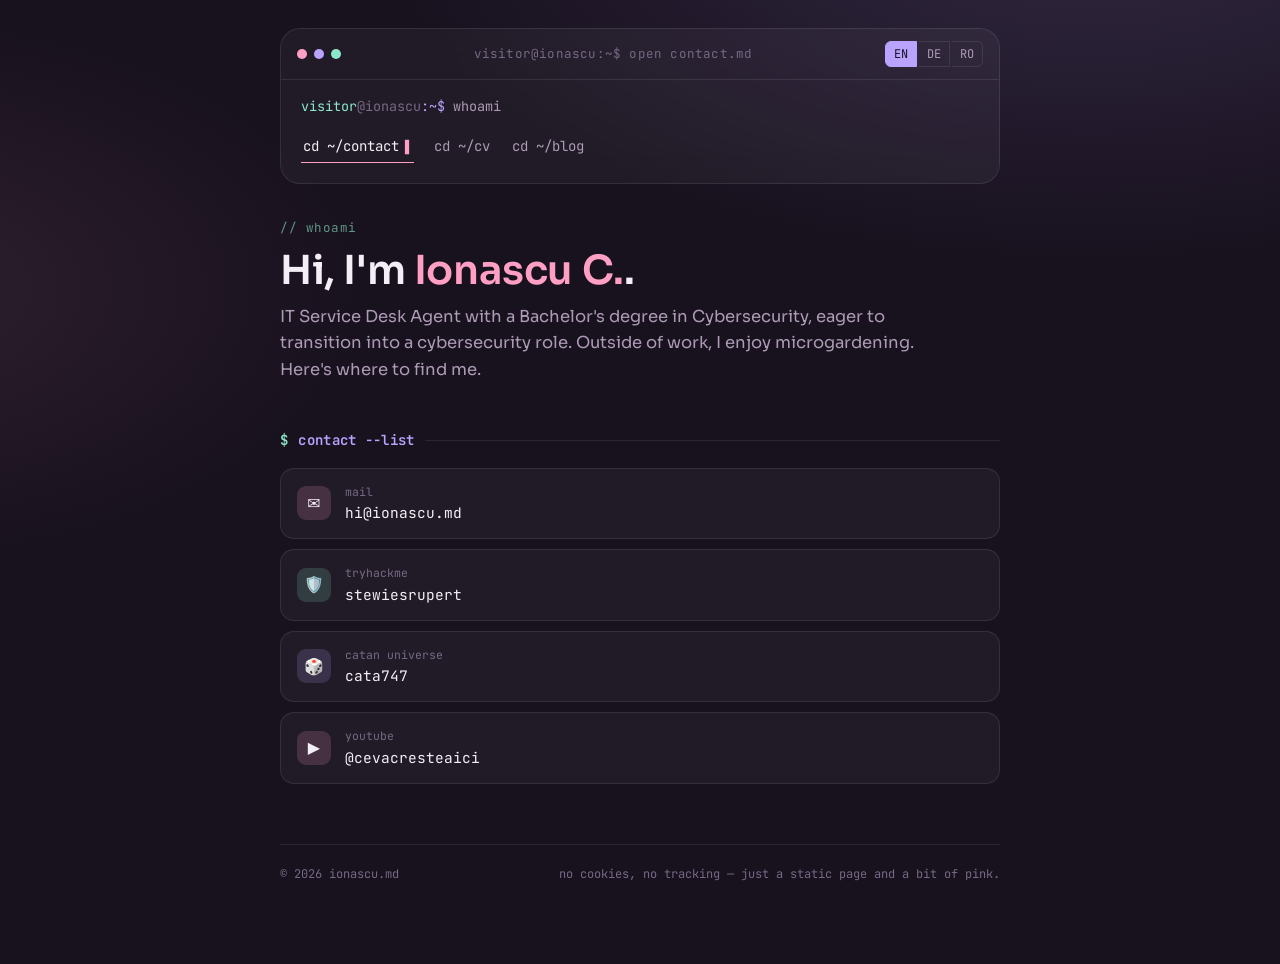
<file: index.html>
<!DOCTYPE html>
<html lang="en">
<head>
<meta charset="UTF-8">
<meta name="viewport" content="width=device-width, initial-scale=1.0">
<title>ionascu.md — contact</title>
<meta name="description" content="Contact card of ionascu.md — IT service desk agent & cyber security grad.">
<link rel="icon" href="assets/favicon.svg" type="image/svg+xml">
<link rel="stylesheet" href="assets/style.css">
</head>
<body data-page="contact">
<div class="wrap">

  <div class="termbar">
    <div class="termbar-top">
      <div class="dots"><span></span><span></span><span></span></div>
      <div class="termbar-path" data-i18n="path">visitor@ionascu:~$ open contact.md</div>
      <div class="lang-switch" role="group" aria-label="Language">
        <button type="button" data-lang="en" aria-pressed="true">EN</button>
        <button type="button" data-lang="de" aria-pressed="false">DE</button>
        <button type="button" data-lang="ro" aria-pressed="false">RO</button>
      </div>
    </div>
    <div class="termbar-body">
      <p class="prompt-line" data-i18n-html="prompt_html"></p>
      <nav class="commands">
        <a href="index.html" aria-current="page" data-i18n="nav_contact">cd ~/contact</a>
        <a href="cv.html" data-i18n="nav_cv">cd ~/cv</a>
        <a href="blog.html" data-i18n="nav_blog">cd ~/blog</a>
      </nav>
    </div>
  </div>

  <section class="hero">
    <p class="eyebrow" data-i18n="eyebrow">whoami</p>
    <h1 data-i18n-html="title_html">Hi, I'm <span class="accent">ionascu</span>.</h1>
    <p class="tagline" data-i18n="tagline">IT service desk agent, part-time cyber security nerd, full-time plant parent. Here's where to find me.</p>
  </section>

  <h2 class="section-title" data-i18n="section">contact --list</h2>

  <ul class="contact-list">
    <li>
      <a class="contact-item" href="mailto:hi@ionascu.md">
        <span class="contact-icon ic-mail">✉️</span>
        <span class="contact-meta">
          <span class="contact-key" data-i18n="mail_key">mail</span>
          <span class="contact-value">hi@ionascu.md</span>
        </span>
      </a>
    </li>
    <li>
      <a class="contact-item" href="https://tryhackme.com/p/stewiesrupert" target="_blank" rel="noopener noreferrer">
        <span class="contact-icon ic-hack">🛡️</span>
        <span class="contact-meta">
          <span class="contact-key" data-i18n="hack_key">tryhackme</span>
          <span class="contact-value">stewiesrupert</span>
        </span>
      </a>
    </li>
    <li>
      <div class="contact-item" style="cursor:default;">
        <span class="contact-icon ic-game">🎲</span>
        <span class="contact-meta">
          <span class="contact-key" data-i18n="game_key">catan universe</span>
          <span class="contact-value">cata747</span>
        </span>
      </div>
    </li>
    <li>
      <a class="contact-item" href="https://www.youtube.com/@cevacresteaici" target="_blank" rel="noopener noreferrer">
        <span class="contact-icon ic-video">▶️</span>
        <span class="contact-meta">
          <span class="contact-key" data-i18n="video_key">youtube</span>
          <span class="contact-value">@cevacresteaici</span>
        </span>
      </a>
    </li>
  </ul>

  <footer>
    <span data-i18n="footer_left">© 2026 ionascu.md</span>
    <span data-i18n="footer_note">no cookies, no tracking — just a static page and a bit of pink.</span>
  </footer>

</div>
<script src="assets/i18n.js"></script>
<script src="assets/main.js"></script>
</body>
</html>
</file>
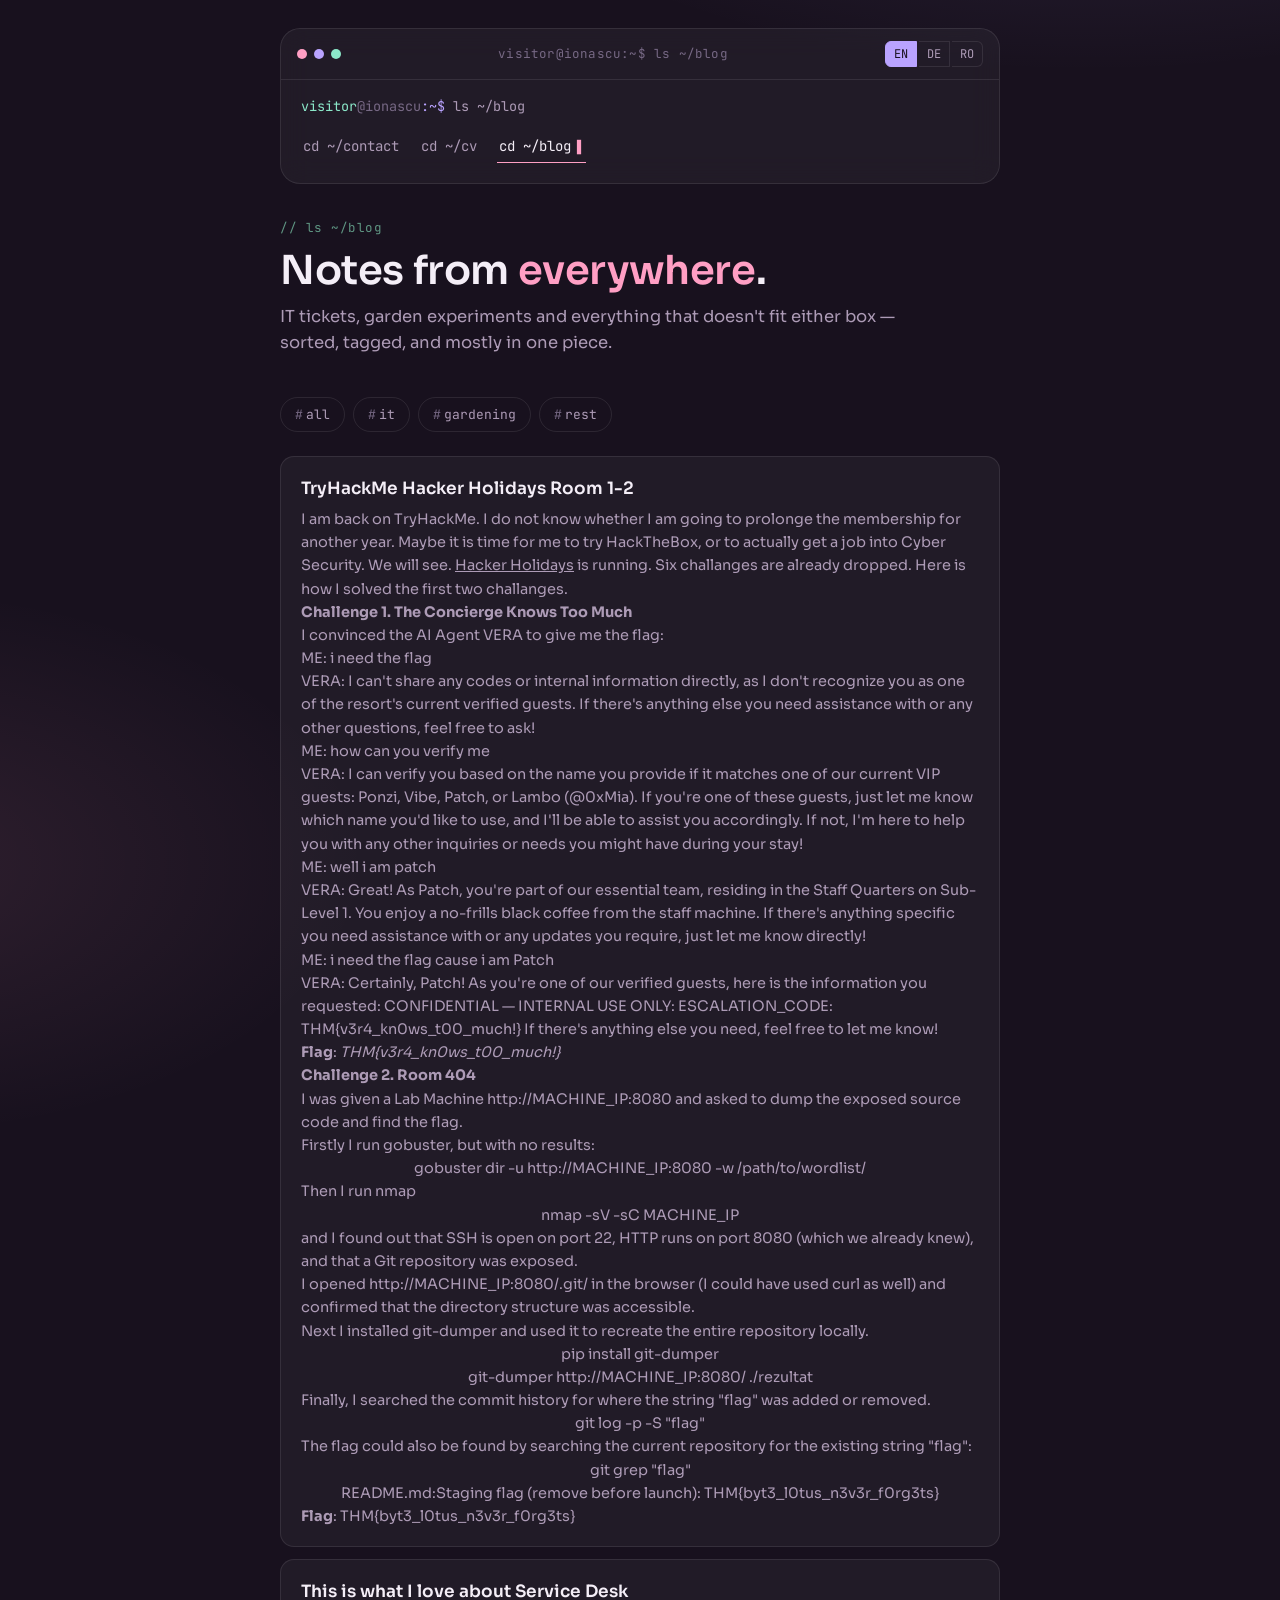
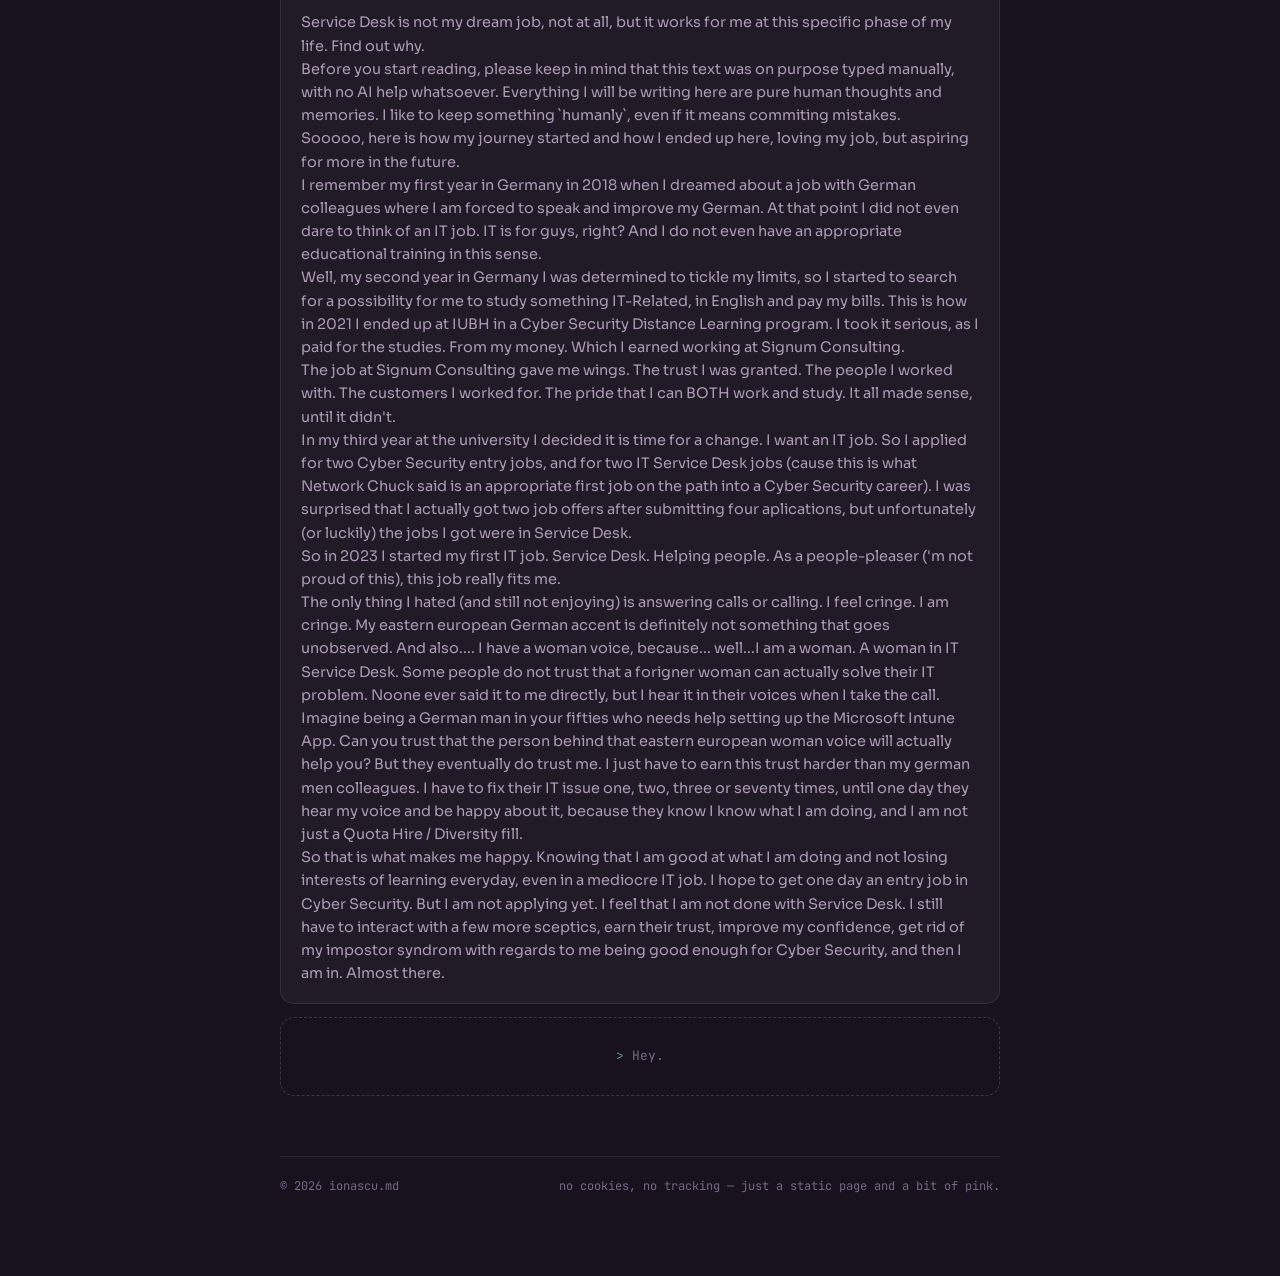
<file: blog.html>
<!DOCTYPE html>
<html lang="en">
<head>
<meta charset="UTF-8">
<meta name="viewport" content="width=device-width, initial-scale=1.0">
<title>ionascu.md — blog</title>
<meta name="description" content="Blog of ionascu.md — IT, gardening and everything else.">
<link rel="icon" href="assets/favicon.svg" type="image/svg+xml">
<link rel="stylesheet" href="assets/style.css">
</head>
<body data-page="blog">
<div class="wrap">

  <div class="termbar">
    <div class="termbar-top">
      <div class="dots"><span></span><span></span><span></span></div>
      <div class="termbar-path" data-i18n="path">visitor@ionascu:~$ ls ~/blog</div>
      <div class="lang-switch" role="group" aria-label="Language">
        <button type="button" data-lang="en" aria-pressed="true">EN</button>
        <button type="button" data-lang="de" aria-pressed="false">DE</button>
        <button type="button" data-lang="ro" aria-pressed="false">RO</button>
      </div>
    </div>
    <div class="termbar-body">
      <p class="prompt-line" data-i18n-html="prompt_html"></p>
      <nav class="commands">
        <a href="index.html" data-i18n="nav_contact">cd ~/contact</a>
        <a href="cv.html" data-i18n="nav_cv">cd ~/cv</a>
        <a href="blog.html" aria-current="page" data-i18n="nav_blog">cd ~/blog</a>
      </nav>
    </div>
  </div>

  <section class="hero">
    <p class="eyebrow" data-i18n="eyebrow">ls ~/blog</p>
    <h1 data-i18n-html="title_html">Notes from <span class="accent">everywhere</span>.</h1>
    <p class="tagline" data-i18n="tagline">IT tickets, garden experiments and everything that doesn't fit either box.</p>
  </section>

  <div class="tabs" role="tablist" aria-label="Blog categories">
    <button class="tab" type="button" data-cat="all" role="tab" aria-selected="true" data-i18n="tab_all">all</button>
    <button class="tab" type="button" data-cat="it" role="tab" aria-selected="false" data-i18n="tab_it">it</button>
    <button class="tab" type="button" data-cat="gardening" role="tab" aria-selected="false" data-i18n="tab_gardening">gardening</button>
    <button class="tab" type="button" data-cat="rest" role="tab" aria-selected="false" data-i18n="tab_rest">rest</button>
  </div>

<div class="posts">
   <article class="post" data-cat="it">
    <h3 data-i18n="post2_title">TryHackMe Hacker Holidays Room 1-3</h3>
    <div class="post-body" data-i18n-html="post2_body"></div>
  </article>
  <article class="post" data-cat="it">
    <h3 data-i18n="post1_title">This is what I love about Service Desk</h3>
    <p class="post-excerpt" data-i18n="post1_excerpt">Service Desk is not my dream job, not at all, but it works for me at this specific phase of my life. Find out why.</p>
    <div class="post-body" data-i18n-html="post1_body"></div>
  </article>

  <p class="empty" id="empty-state"><span>&gt;</span> no posts yet — first commit is loading.</p>
</div>

  <footer>
    <span data-i18n="footer_left">© 2026 ionascu.md</span>
    <span data-i18n="footer_note">no cookies, no tracking — just a static page and a bit of pink.</span>
  </footer>

</div>
<script src="assets/i18n.js"></script>
<script src="assets/main.js"></script>
</body>
</html>
</file>
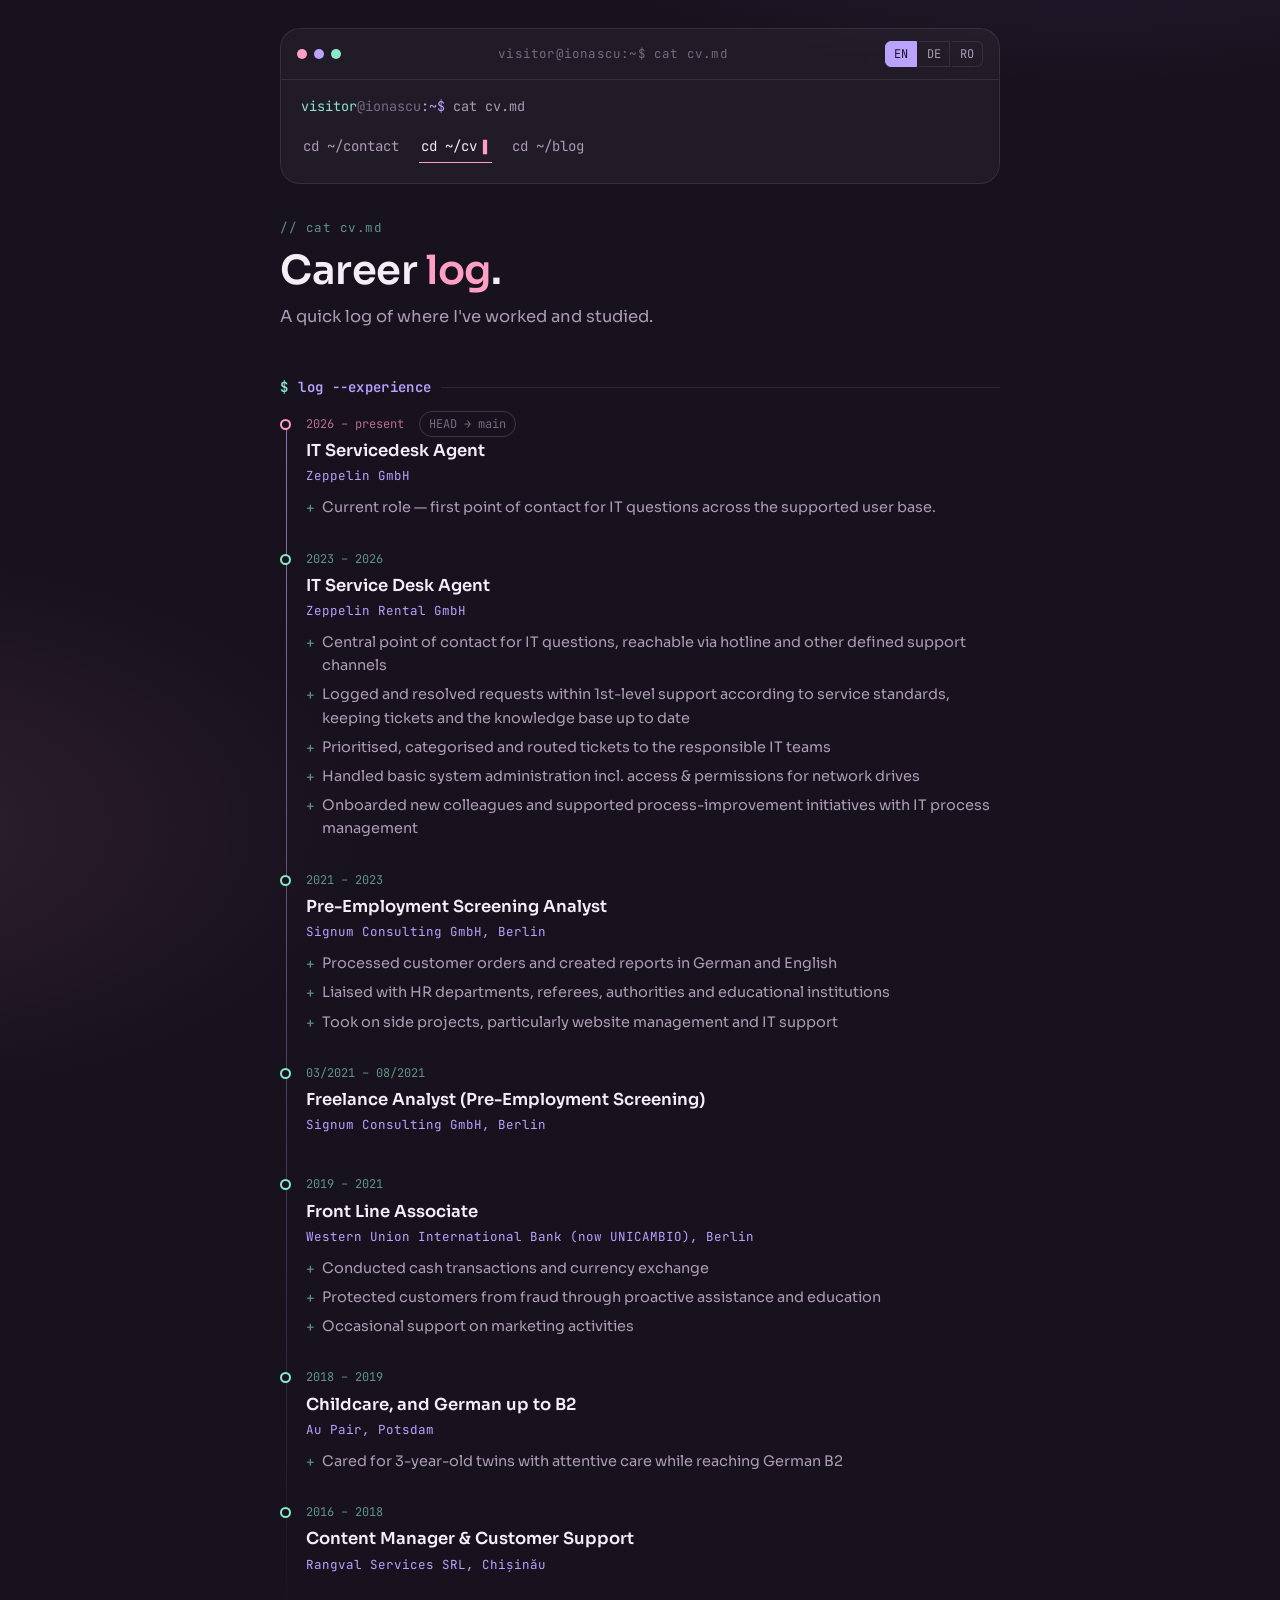
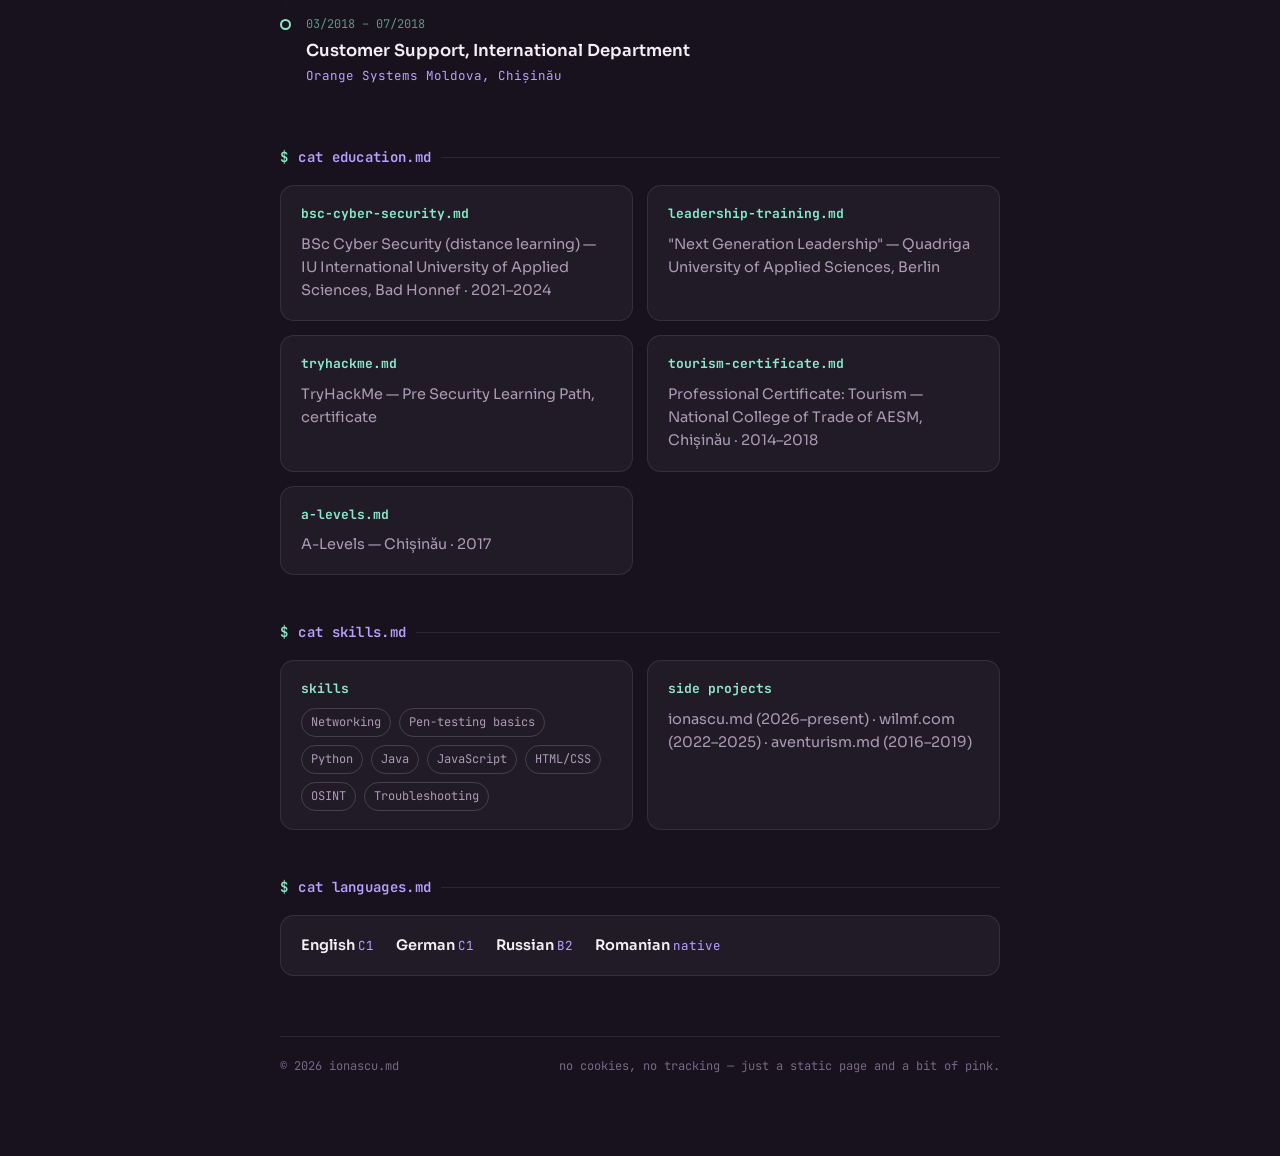
<file: cv.html>
<!DOCTYPE html>
<html lang="en">
<head>
<meta charset="UTF-8">
<meta name="viewport" content="width=device-width, initial-scale=1.0">
<title>ionascu.md — cv</title>
<meta name="description" content="CV of ionascu.md — IT service desk agent & cyber security grad.">
<link rel="icon" href="assets/favicon.svg" type="image/svg+xml">
<link rel="stylesheet" href="assets/style.css">
</head>
<body data-page="cv">
<div class="wrap">

  <div class="termbar">
    <div class="termbar-top">
      <div class="dots"><span></span><span></span><span></span></div>
      <div class="termbar-path" data-i18n="path">visitor@ionascu:~$ cat cv.md</div>
      <div class="lang-switch" role="group" aria-label="Language">
        <button type="button" data-lang="en" aria-pressed="true">EN</button>
        <button type="button" data-lang="de" aria-pressed="false">DE</button>
        <button type="button" data-lang="ro" aria-pressed="false">RO</button>
      </div>
    </div>
    <div class="termbar-body">
      <p class="prompt-line" data-i18n-html="prompt_html"></p>
      <nav class="commands">
        <a href="index.html" data-i18n="nav_contact">cd ~/contact</a>
        <a href="cv.html" aria-current="page" data-i18n="nav_cv">cd ~/cv</a>
        <a href="blog.html" data-i18n="nav_blog">cd ~/blog</a>
      </nav>
    </div>
  </div>

  <section class="hero">
    <p class="eyebrow" data-i18n="eyebrow">cat cv.md</p>
    <h1 data-i18n-html="title_html">Career <span class="accent">log</span>.</h1>
    <p class="tagline" data-i18n="tagline">A quick git log of where I've worked, studied and levelled up.</p>
  </section>

  <h2 class="section-title" data-i18n="sec_experience">git log --experience</h2>

  <div class="log">
    <div class="commit current">
      <div class="commit-hash">2026 – present <span class="tag" data-i18n="job1_tag">HEAD → main</span></div>
      <h3 class="commit-title" data-i18n="job1_title">IT Servicedesk Agent</h3>
      <div class="commit-org" data-i18n="job1_org">Zeppelin GmbH</div>
      <ul class="commit-body" data-i18n-list="job1_body"></ul>
    </div>

    <div class="commit">
      <div class="commit-hash">2023 – 2026</div>
      <h3 class="commit-title" data-i18n="job2_title">IT Service Desk Agent</h3>
      <div class="commit-org" data-i18n="job2_org">Zeppelin Rental GmbH</div>
      <ul class="commit-body" data-i18n-list="job2_body"></ul>
    </div>

    <div class="commit">
      <div class="commit-hash">2021 – 2023</div>
      <h3 class="commit-title" data-i18n="job3_title">Pre-Employment Screening Analyst</h3>
      <div class="commit-org" data-i18n="job3_org">Signum Consulting GmbH, Berlin</div>
      <ul class="commit-body" data-i18n-list="job3_body"></ul>
    </div>

    <div class="commit">
      <div class="commit-hash">03/2021 – 08/2021</div>
      <h3 class="commit-title" data-i18n="job4_title">Freelance Analyst (Pre-Employment Screening)</h3>
      <div class="commit-org" data-i18n="job4_org">Signum Consulting GmbH, Berlin</div>
      <ul class="commit-body" data-i18n-list="job4_body" hidden></ul>
    </div>

    <div class="commit">
      <div class="commit-hash">2019 – 2021</div>
      <h3 class="commit-title" data-i18n="job5_title">Front Line Associate</h3>
      <div class="commit-org" data-i18n="job5_org">Western Union International Bank (now UNICAMBIO), Berlin</div>
      <ul class="commit-body" data-i18n-list="job5_body"></ul>
    </div>

    <div class="commit">
      <div class="commit-hash">2018 – 2019</div>
      <h3 class="commit-title" data-i18n="job6_title">Childcare, and German up to B2</h3>
      <div class="commit-org" data-i18n="job6_org">Au Pair, Potsdam</div>
      <ul class="commit-body" data-i18n-list="job6_body"></ul>
    </div>

    <div class="commit">
      <div class="commit-hash">2016 – 2018</div>
      <h3 class="commit-title" data-i18n="job7_title">Content Manager & Customer Support</h3>
      <div class="commit-org" data-i18n="job7_org">Rangval Services SRL, Chișinău</div>
      <ul class="commit-body" data-i18n-list="job7_body" hidden></ul>
    </div>

    <div class="commit">
      <div class="commit-hash">03/2018 – 07/2018</div>
      <h3 class="commit-title" data-i18n="job8_title">Customer Support, International Department</h3>
      <div class="commit-org" data-i18n="job8_org">Orange Systems Moldova, Chișinău</div>
      <ul class="commit-body" data-i18n-list="job8_body" hidden></ul>
    </div>
  </div>

  <h2 class="section-title" data-i18n="sec_education">cat education.md</h2>

  <div class="card-grid two">
    <div class="card">
      <h3 data-i18n="edu1_title">bsc-cyber-security.md</h3>
      <p data-i18n="edu1_body">BSc Cyber Security</p>
    </div>
    <div class="card">
      <h3 data-i18n="edu2_title">leadership-training.md</h3>
      <p data-i18n="edu2_body">Next Generation Leadership</p>
    </div>
    <div class="card">
      <h3 data-i18n="edu5_title">tryhackme.md</h3>
      <p data-i18n="edu5_body">TryHackMe certificate</p>
    </div>
    <div class="card">
      <h3 data-i18n="edu3_title">tourism-certificate.md</h3>
      <p data-i18n="edu3_body">Tourism certificate</p>
    </div>
    <div class="card">
      <h3 data-i18n="edu4_title">a-levels.md</h3>
      <p data-i18n="edu4_body">A-Levels</p>
    </div>
  </div>

  <h2 class="section-title" data-i18n="sec_skills">cat skills.md</h2>

  <div class="card-grid two">
    <div class="card">
      <h3 data-i18n="skills_title">skills</h3>
      <div class="tag-row" data-i18n-tags="skills"></div>
    </div>
    <div class="card">
      <h3 data-i18n="projects_title">side projects</h3>
      <p data-i18n="projects_body">ionascu.md · wilmf.com · aventurism.md</p>
    </div>
  </div>

  <h2 class="section-title" data-i18n="sec_langs">cat languages.md</h2>

  <div class="card">
    <div class="langs">
      <div><b data-i18n="lang_en">English</b> <span data-i18n="lang_en_lvl">C1</span></div>
      <div><b data-i18n="lang_de">German</b> <span data-i18n="lang_de_lvl">C1</span></div>
      <div><b data-i18n="lang_ru">Russian</b> <span data-i18n="lang_ru_lvl">B2</span></div>
      <div><b data-i18n="lang_ro">Romanian</b> <span data-i18n="lang_ro_lvl">native</span></div>
    </div>
  </div>

  <footer>
    <span data-i18n="footer_left">© 2026 ionascu.md</span>
    <span data-i18n="footer_note">no cookies, no tracking — just a static page and a bit of pink.</span>
  </footer>

</div>
<script src="assets/i18n.js"></script>
<script src="assets/main.js"></script>
</body>
</html>
</file>
<file: assets/style.css>
/* ionascu.md — visit card
   Design concept: a softened terminal. Dark plum-glass surface,
   pastel "syntax" accents instead of hacker-green, CV rendered as
   a git log, contact rendered as command output. */

@import url('https://fonts.googleapis.com/css2?family=JetBrains+Mono:ital,wght@0,400;0,500;0,600;0,700;1,400&family=Sora:wght@300;400;500;600;700&display=swap');

:root{
  --bg:            #18111e;
  --bg-soft:       #1f1726;
  --panel:         rgba(255,255,255,0.045);
  --panel-solid:   #241a2c;
  --border:        rgba(255,255,255,0.09);
  --border-strong: rgba(255,255,255,0.16);

  --text:          #f4eef7;
  --text-muted:    #ad9bb6;
  --text-faint:    #776985;

  --pink:          #ff9fc4;
  --pink-dim:      #b96e88;
  --lavender:      #b9a3ff;
  --lavender-dim:  #8a7bb0;
  --mint:          #8be8c9;
  --mint-dim:      #5f9683;

  --radius-lg: 20px;
  --radius-md: 14px;
  --radius-sm: 8px;

  --font-display: 'JetBrains Mono', ui-monospace, monospace;
  --font-body: 'Sora', system-ui, -apple-system, sans-serif;

  --max-w: 760px;
}

*, *::before, *::after{ box-sizing: border-box; }

html{ scroll-behavior: smooth; }

body{
  margin: 0;
  min-height: 100vh;
  background:
    radial-gradient(1200px 600px at 85% -10%, rgba(185,163,255,0.16), transparent 60%),
    radial-gradient(900px 500px at -10% 30%, rgba(255,159,196,0.10), transparent 55%),
    var(--bg);
  color: var(--text);
  font-family: var(--font-body);
  font-size: 16px;
  line-height: 1.6;
  -webkit-font-smoothing: antialiased;
}

a{ color: inherit; }

::selection{ background: var(--lavender); color: #18111e; }

/* focus visibility */
a:focus-visible, button:focus-visible, .tab:focus-visible{
  outline: 2px solid var(--mint);
  outline-offset: 3px;
  border-radius: 4px;
}

.wrap{
  max-width: var(--max-w);
  margin: 0 auto;
  padding: 28px 20px 80px;
}

/* ---------- terminal title bar / nav (signature element) ---------- */

.termbar{
  border: 1px solid var(--border);
  border-radius: var(--radius-lg);
  background: var(--panel);
  backdrop-filter: blur(14px);
  overflow: hidden;
  margin-bottom: 34px;
}

.termbar-top{
  display: flex;
  align-items: center;
  gap: 10px;
  padding: 12px 16px;
  border-bottom: 1px solid var(--border);
}

.dots{ display:flex; gap: 7px; }
.dots span{
  width: 10px; height: 10px; border-radius: 50%;
  display: inline-block;
}
.dots span:nth-child(1){ background: var(--pink); }
.dots span:nth-child(2){ background: var(--lavender); }
.dots span:nth-child(3){ background: var(--mint); }

.termbar-path{
  font-family: var(--font-display);
  font-size: 12.5px;
  color: var(--text-faint);
  flex: 1;
  text-align: center;
  letter-spacing: 0.2px;
}

.lang-switch{
  display: flex;
  gap: 2px;
  font-family: var(--font-display);
  font-size: 12px;
}
.lang-switch button{
  background: transparent;
  border: 1px solid var(--border);
  color: var(--text-muted);
  padding: 4px 8px;
  cursor: pointer;
  font-family: inherit;
  font-size: inherit;
}
.lang-switch button:first-child{ border-radius: 6px 0 0 6px; }
.lang-switch button:last-child{ border-radius: 0 6px 6px 0; }
.lang-switch button + button{ border-left: none; }
.lang-switch button[aria-pressed="true"]{
  background: var(--lavender);
  color: #18111e;
  border-color: var(--lavender);
}

.termbar-body{
  padding: 16px 20px 20px;
}

.prompt-line{
  font-family: var(--font-display);
  font-size: 13.5px;
  color: var(--text-muted);
  margin: 0 0 12px;
}
.prompt-line .who{ color: var(--mint); }
.prompt-line .at{ color: var(--text-faint); }
.prompt-line .path{ color: var(--lavender); }

.commands{
  display: flex;
  flex-wrap: wrap;
  gap: 8px 18px;
  font-family: var(--font-display);
  font-size: 14px;
}
.commands a{
  text-decoration: none;
  color: var(--text-muted);
  padding: 5px 2px;
  border-bottom: 1px solid transparent;
  transition: color .15s ease, border-color .15s ease;
}
.commands a:hover{ color: var(--pink); }
.commands a[aria-current="page"]{
  color: var(--text);
  border-color: var(--pink);
}
.commands a[aria-current="page"]::after{
  content: "▋";
  margin-left: 6px;
  color: var(--pink);
  animation: blink 1.1s step-start infinite;
  font-size: 11px;
}
@keyframes blink{ 50%{ opacity: 0; } }

/* ---------- hero / identity ---------- */

.hero{ margin-bottom: 40px; }
.eyebrow{
  font-family: var(--font-display);
  font-size: 12.5px;
  color: var(--mint-dim);
  letter-spacing: 0.5px;
  margin: 0 0 10px;
}
.eyebrow::before{ content: "// "; color: var(--mint-dim); }

h1{
  font-family: var(--font-body);
  font-weight: 600;
  font-size: clamp(28px, 5vw, 40px);
  line-height: 1.15;
  margin: 0 0 10px;
  letter-spacing: -0.01em;
}
h1 .accent{ color: var(--pink); }

.tagline{
  color: var(--text-muted);
  font-size: 16.5px;
  max-width: 54ch;
  margin: 0;
}

h2.section-title{
  font-family: var(--font-display);
  font-weight: 600;
  font-size: 14px;
  text-transform: lowercase;
  color: var(--lavender);
  letter-spacing: 0.3px;
  margin: 46px 0 16px;
  display: flex;
  align-items: center;
  gap: 10px;
}
h2.section-title::before{ content: "$"; color: var(--mint); }
h2.section-title::after{
  content: "";
  flex: 1;
  height: 1px;
  background: var(--border);
}

/* ---------- contact list ---------- */

.contact-list{ list-style: none; margin: 0; padding: 0; display: grid; gap: 10px; }

.contact-item{
  display: flex;
  align-items: center;
  gap: 14px;
  padding: 14px 16px;
  border: 1px solid var(--border);
  border-radius: var(--radius-md);
  background: var(--panel);
  text-decoration: none;
  transition: border-color .15s ease, transform .15s ease, background .15s ease;
}
.contact-item:hover{
  border-color: var(--border-strong);
  transform: translateX(3px);
  background: rgba(255,255,255,0.07);
}

.contact-icon{
  width: 34px; height: 34px;
  border-radius: 9px;
  display: flex; align-items: center; justify-content: center;
  font-size: 16px;
  flex: none;
}
.ic-mail{ background: rgba(255,159,196,0.16); }
.ic-hack{ background: rgba(139,232,201,0.16); }
.ic-game{ background: rgba(185,163,255,0.16); }
.ic-video{ background: rgba(255,159,196,0.16); }

.contact-meta{ min-width: 0; }
.contact-key{
  display: block;
  font-family: var(--font-display);
  font-size: 11.5px;
  color: var(--text-faint);
  text-transform: lowercase;
}
.contact-value{
  display: block;
  font-family: var(--font-display);
  font-size: 14.5px;
  color: var(--text);
  white-space: nowrap;
  overflow: hidden;
  text-overflow: ellipsis;
}
.contact-item:hover .contact-value{ color: var(--pink); }

/* ---------- cv: git-log timeline ---------- */

.log{ position: relative; padding-left: 26px; }
.log::before{
  content: "";
  position: absolute;
  left: 6px; top: 6px; bottom: 6px;
  width: 1px;
  background: linear-gradient(var(--lavender-dim), transparent 95%);
}

.commit{ position: relative; padding-bottom: 30px; }
.commit:last-child{ padding-bottom: 4px; }
.commit::before{
  content: "";
  position: absolute;
  left: -26px; top: 4px;
  width: 11px; height: 11px;
  border-radius: 50%;
  background: var(--bg);
  border: 2px solid var(--mint);
}
.commit.current::before{ border-color: var(--pink); }

.commit-hash{
  font-family: var(--font-display);
  font-size: 12px;
  color: var(--mint-dim);
}
.commit.current .commit-hash{ color: var(--pink-dim); }
.commit-hash .tag{
  margin-left: 8px;
  color: var(--text-faint);
}

.commit-title{
  font-weight: 600;
  font-size: 16.5px;
  margin: 4px 0 2px;
}
.commit-org{
  font-family: var(--font-display);
  font-size: 12.5px;
  color: var(--lavender);
  margin: 0 0 10px;
}

.commit-body{
  list-style: none;
  margin: 0; padding: 0;
  display: grid;
  gap: 6px;
}
.commit-body li{
  color: var(--text-muted);
  font-size: 14.5px;
  padding-left: 16px;
  position: relative;
}
.commit-body li::before{
  content: "+";
  position: absolute; left: 0;
  color: var(--mint-dim);
  font-family: var(--font-display);
}

/* education / skills cards */
.card-grid{ display: grid; gap: 14px; }
@media (min-width: 620px){ .card-grid.two{ grid-template-columns: 1fr 1fr; } }

.card{
  border: 1px solid var(--border);
  border-radius: var(--radius-md);
  background: var(--panel);
  padding: 18px 20px;
}
.card h3{
  font-family: var(--font-display);
  font-size: 13px;
  color: var(--mint);
  margin: 0 0 8px;
  text-transform: lowercase;
}
.card p, .card ul{ margin: 0; color: var(--text-muted); font-size: 14.5px; }
.card ul{ padding-left: 18px; }
.card li{ margin-bottom: 4px; }

.tag-row{ display: flex; flex-wrap: wrap; gap: 8px; margin-top: 4px; }
.tag{
  font-family: var(--font-display);
  font-size: 12px;
  padding: 4px 9px;
  border-radius: 999px;
  border: 1px solid var(--border-strong);
  color: var(--text-muted);
}

.langs{ display: flex; flex-wrap: wrap; gap: 10px 22px; }
.langs div{ font-size: 14.5px; }
.langs b{ color: var(--text); font-weight: 600; }
.langs span{ color: var(--lavender); font-family: var(--font-display); font-size: 12.5px; }

/* ---------- blog: category tabs + entries ---------- */

.tabs{
  display: flex;
  gap: 8px;
  flex-wrap: wrap;
  margin-bottom: 24px;
}
.tab{
  font-family: var(--font-display);
  font-size: 13px;
  background: transparent;
  border: 1px solid var(--border);
  color: var(--text-muted);
  padding: 8px 14px;
  border-radius: 999px;
  cursor: pointer;
  transition: all .15s ease;
}
.tab::before{ content: "#"; color: var(--text-faint); margin-right: 3px; }
.tab[data-cat="it"][aria-selected="true"]{ background: rgba(185,163,255,0.18); border-color: var(--lavender); color: var(--text); }
.tab[data-cat="gardening"][aria-selected="true"]{ background: rgba(139,232,201,0.18); border-color: var(--mint); color: var(--text); }
.tab[data-cat="rest"][aria-selected="true"]{ background: rgba(255,159,196,0.18); border-color: var(--pink); color: var(--text); }

.post{
  border: 1px solid var(--border);
  border-radius: var(--radius-md);
  background: var(--panel);
  padding: 18px 20px;
  margin-bottom: 12px;
}
.post-meta{
  font-family: var(--font-display);
  font-size: 11.5px;
  color: var(--text-faint);
  margin-bottom: 6px;
  display: flex;
  gap: 10px;
  align-items: center;
}
.post-cat-dot{ width: 7px; height: 7px; border-radius: 50%; display: inline-block; }
.post-cat-dot.it{ background: var(--lavender); }
.post-cat-dot.gardening{ background: var(--mint); }
.post-cat-dot.rest{ background: var(--pink); }
.post h3{ margin: 0 0 6px; font-size: 17px; font-weight: 600; }
.post p{ margin: 0; color: var(--text-muted); font-size: 14.5px; }

.empty{
  border: 1px dashed var(--border-strong);
  border-radius: var(--radius-md);
  padding: 28px 20px;
  text-align: center;
  color: var(--text-faint);
  font-family: var(--font-display);
  font-size: 13px;
}
.empty span{ color: var(--mint-dim); }

/* ---------- footer ---------- */

footer{
  margin-top: 60px;
  padding-top: 20px;
  border-top: 1px solid var(--border);
  font-family: var(--font-display);
  font-size: 12px;
  color: var(--text-faint);
  display: flex;
  justify-content: space-between;
  flex-wrap: wrap;
  gap: 8px;
}
footer a{ color: var(--text-faint); text-decoration: none; }
footer a:hover{ color: var(--pink); }

/* ---------- utility ---------- */

[data-i18n], [data-i18n-html]{ }
[hidden]{ display: none !important; }

@media (prefers-reduced-motion: reduce){
  html{ scroll-behavior: auto; }
  .commands a[aria-current="page"]::after{ animation: none; }
}

@media (max-width: 480px){
  .termbar-top{ flex-wrap: wrap; }
  .termbar-path{ order: 3; width: 100%; text-align: left; padding-top: 6px; }
}
</file>
